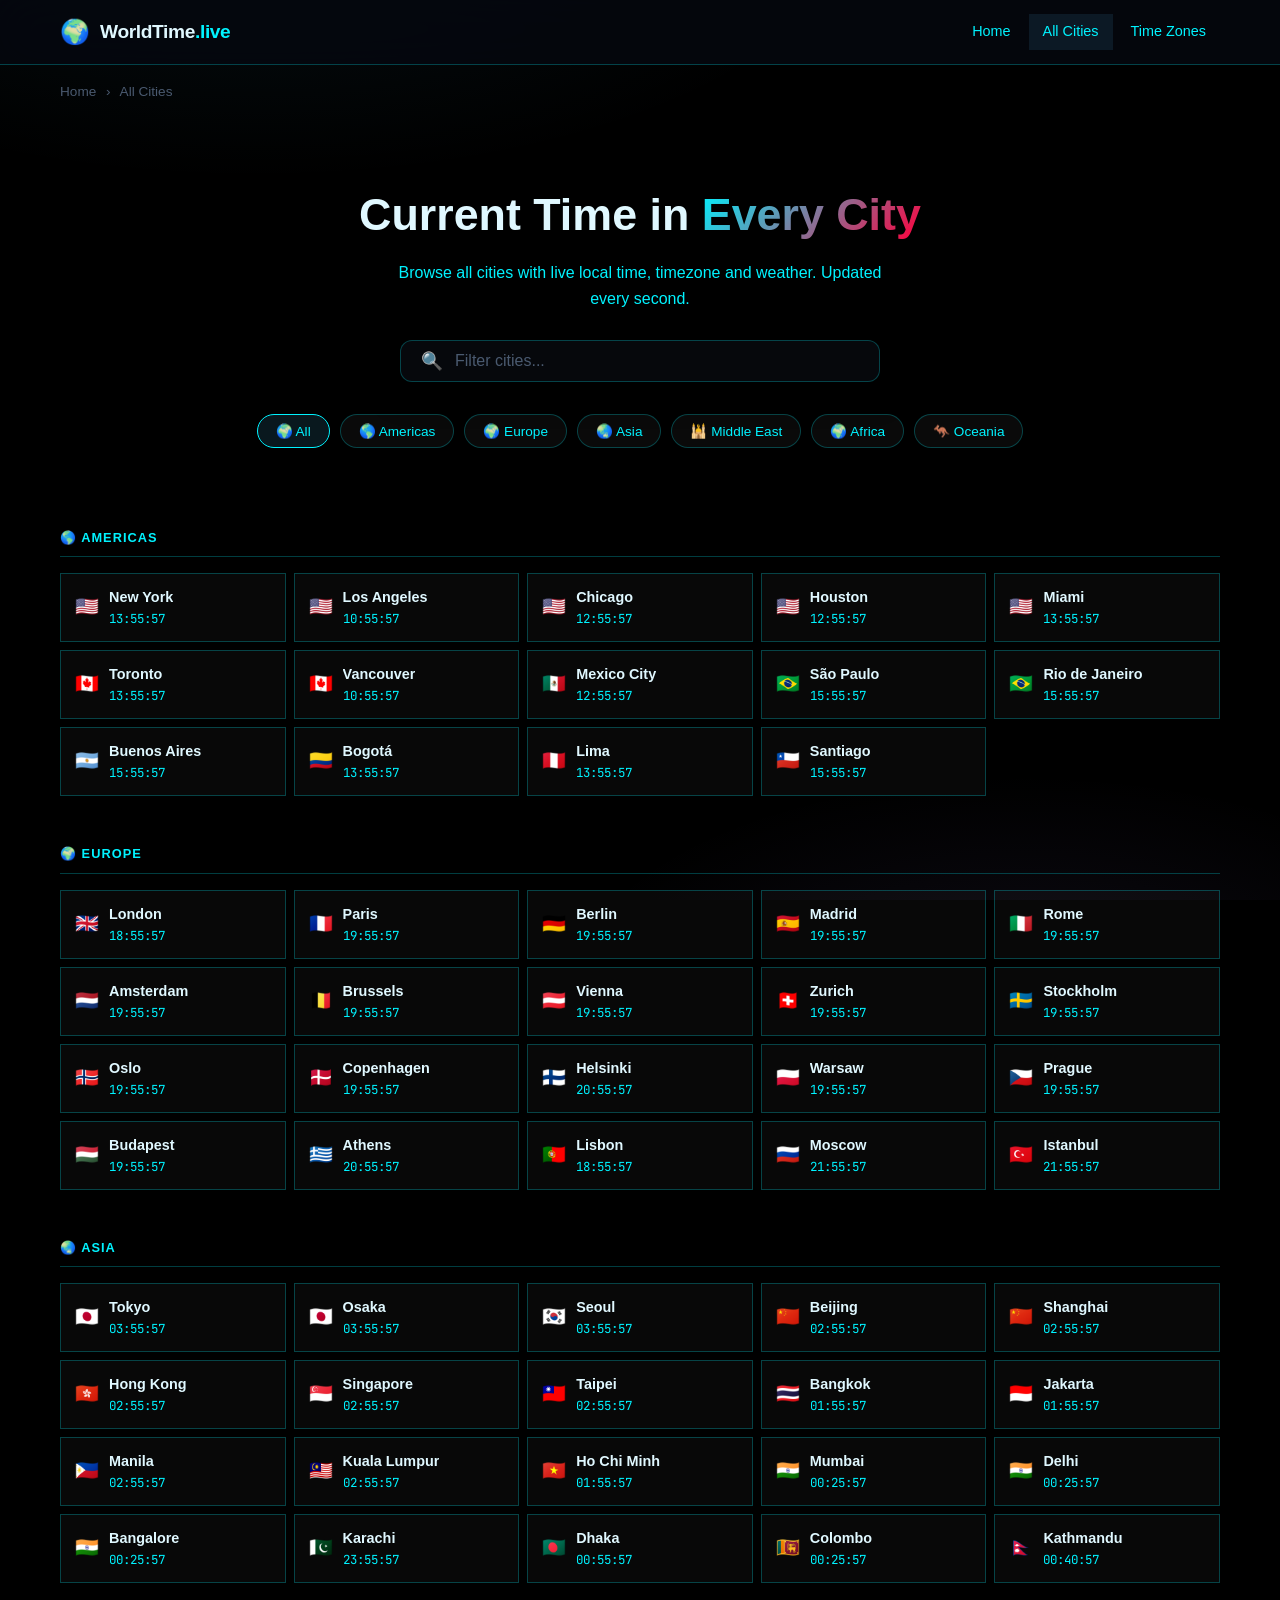
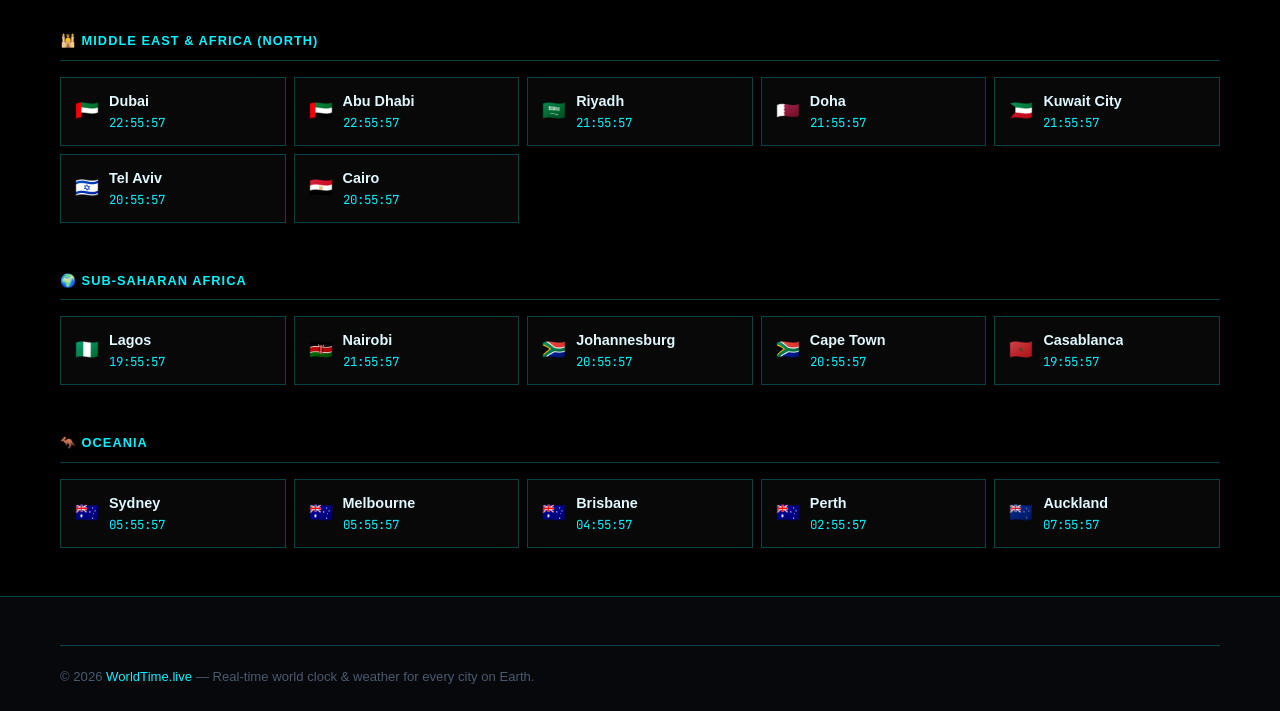
<file: cities.html>
<!DOCTYPE html>
<html lang="en">
<head>
  <meta charset="UTF-8">
  <meta name="viewport" content="width=device-width, initial-scale=1.0">
  <title>World Clock — Current Time in 500+ Cities Worldwide | WorldTime.live</title>
  <meta name="description" content="Browse current local time and live weather for 500+ cities around the world. Find any city's time zone, UTC offset, and weather instantly.">
  <meta name="robots" content="index, follow">
  <link rel="canonical" href="https://worldtimeclock.com/cities.html">
  <meta property="og:type" content="website">
  <meta property="og:title" content="World Clock — 500+ Cities">
  <meta property="og:description" content="Current time and weather for every major city in the world.">
  <meta property="og:url" content="https://worldtimeclock.com/cities.html">

  <link rel="preconnect" href="https://fonts.googleapis.com">
  <link rel="preconnect" href="https://fonts.gstatic.com" crossorigin>
  <link href="https://fonts.googleapis.com/css2?family=Inter:wght@300;400;500;600;700;800&family=JetBrains+Mono:wght@400;700&display=swap" rel="stylesheet">
  <link rel="icon" type="image/svg+xml" href="data:image/svg+xml,<svg xmlns='http://www.w3.org/2000/svg' viewBox='0 0 100 100'><text y='.9em' font-size='90'>🌍</text></svg>">

  <script type="application/ld+json">
  {
    "@context": "https://schema.org",
    "@type": "CollectionPage",
    "name": "World Clock — All Cities",
    "url": "https://worldtimeclock.com/cities.html",
    "description": "Current local time for 500+ cities worldwide"
  }
  </script>

  <link rel="stylesheet" href="css/style.css">
  <style>
    .page-hero { padding: 60px 0 40px; text-align: center; }
    .page-hero h1 { font-size: clamp(1.8rem, 4vw, 2.8rem); font-weight: 800; margin-bottom: 10px; }
    .page-hero p { color: var(--text-secondary); max-width: 520px; margin: 0 auto 28px; }
    .filter-bar {
      display: flex;
      gap: 10px;
      flex-wrap: wrap;
      justify-content: center;
      margin-bottom: 40px;
    }
    .filter-btn {
      padding: 8px 18px;
      background: rgba(255,255,255,0.04);
      border: 1px solid var(--border);
      border-radius: 100px;
      color: var(--text-secondary);
      font-size: 0.85rem;
      font-weight: 500;
      transition: var(--transition);
      cursor: pointer;
    }
    .filter-btn:hover, .filter-btn.active {
      background: rgba(79,195,247,0.12);
      border-color: var(--accent-blue);
      color: var(--accent-blue);
    }
    .cities-by-region { margin-bottom: 48px; }
    .region-title {
      font-size: 1.1rem;
      font-weight: 700;
      color: var(--text-secondary);
      text-transform: uppercase;
      letter-spacing: 0.08em;
      font-size: 0.8rem;
      margin-bottom: 16px;
      padding-bottom: 8px;
      border-bottom: 1px solid var(--border);
    }
    .cities-list-grid {
      display: grid;
      grid-template-columns: repeat(auto-fill, minmax(200px, 1fr));
      gap: 8px;
    }
    .city-list-item {
      display: flex;
      align-items: center;
      gap: 10px;
      padding: 12px 14px;
      background: rgba(255,255,255,0.03);
      border: 1px solid var(--border);
      border-radius: var(--radius-sm);
      text-decoration: none;
      transition: var(--transition);
      color: var(--text-secondary);
    }
    .city-list-item:hover {
      background: rgba(79,195,247,0.08);
      border-color: rgba(79,195,247,0.25);
      color: var(--accent-blue);
      transform: translateX(2px);
    }
    .city-list-flag { font-size: 1.2rem; flex-shrink: 0; }
    .city-list-info { min-width: 0; }
    .city-list-name { font-weight: 600; color: var(--text-primary); font-size: 0.9rem; white-space: nowrap; overflow: hidden; text-overflow: ellipsis; }
    .city-list-time { font-family: var(--font-mono); font-size: 0.78rem; color: var(--accent-blue); }
    .breadcrumb { padding: 16px 0; font-size: 0.85rem; color: var(--text-muted); }
    .breadcrumb a { color: var(--text-muted); }
    .breadcrumb a:hover { color: var(--accent-blue); }
    .breadcrumb span { margin: 0 6px; }
    .search-wrapper { max-width: 480px; margin: 0 auto 32px; }
  </style>
</head>
<body>
  <header class="header">
    <div class="container">
      <a href="/" class="logo">
        <span class="logo-icon">🌍</span>
        <span class="logo-text">WorldTime<span class="logo-accent">.live</span></span>
      </a>
      <nav class="nav">
        <a href="/" class="nav-link">Home</a>
        <a href="/cities.html" class="nav-link active">All Cities</a>
        <a href="/timezones.html" class="nav-link">Time Zones</a>
      </nav>
    </div>
  </header>

  <div class="container">
    <nav class="breadcrumb">
      <a href="/">Home</a> <span>›</span> All Cities
    </nav>
  </div>

  <section class="page-hero">
    <div class="container">
      <h1>Current Time in <span class="gradient-text">Every City</span></h1>
      <p>Browse all cities with live local time, timezone and weather. Updated every second.</p>
      <div class="search-wrapper" role="search">
        <div class="search-box">
          <span class="search-icon">🔍</span>
          <input type="text" id="cities-filter" class="search-input" placeholder="Filter cities..." autocomplete="off">
        </div>
      </div>
      <div class="filter-bar" id="filter-bar">
        <button class="filter-btn active" data-region="all">🌍 All</button>
        <button class="filter-btn" data-region="americas">🌎 Americas</button>
        <button class="filter-btn" data-region="europe">🌍 Europe</button>
        <button class="filter-btn" data-region="asia">🌏 Asia</button>
        <button class="filter-btn" data-region="middle-east">🕌 Middle East</button>
        <button class="filter-btn" data-region="africa">🌍 Africa</button>
        <button class="filter-btn" data-region="oceania">🦘 Oceania</button>
      </div>
    </div>
  </section>

  <div class="container" id="cities-container">
    <!-- Populated by JS -->
  </div>

  <footer class="footer" style="margin-top:40px">
    <div class="container">
      <div class="footer-bottom">
        <p>© 2026 <a href="/">WorldTime.live</a> — Real-time world clock & weather for every city on Earth.</p>
      </div>
    </div>
  </footer>

  <script defer src="js/cities-data.js"></script>
  <script defer>
    const REGIONS = {
      americas:    ["US","CA","MX","BR","AR","CO","PE","CL"],
      europe:      ["GB","FR","DE","ES","IT","NL","BE","AT","CH","SE","NO","DK","FI","PL","CZ","HU","GR","PT","RU","TR"],
      asia:        ["JP","KR","CN","HK","SG","TW","TH","ID","PH","MY","VN","IN","PK","BD","LK","NP"],
      "middle-east":["AE","SA","QA","KW","IL","EG"],
      africa:      ["NG","KE","ZA","MA"],
      oceania:     ["AU","NZ"],
    };

    const REGION_NAMES = {
      americas:"🌎 Americas", europe:"🌍 Europe", asia:"🌏 Asia",
      "middle-east":"🕌 Middle East & Africa (North)", africa:"🌍 Sub-Saharan Africa", oceania:"🦘 Oceania"
    };

    let activeRegion = "all";
    let filterText = "";

    function getFilteredCities() {
      return CITIES_DB.filter(c => {
        const matchRegion = activeRegion === "all" || (REGIONS[activeRegion] || []).includes(c.cc);
        const matchText   = !filterText || c.city.toLowerCase().includes(filterText) || c.country.toLowerCase().includes(filterText);
        return matchRegion && matchText;
      });
    }

    function buildCitiesByRegion(cities) {
      if (activeRegion !== "all") {
        return { [activeRegion]: cities };
      }
      const groups = {};
      Object.keys(REGIONS).forEach(r => {
        groups[r] = cities.filter(c => REGIONS[r].includes(c.cc));
      });
      return groups;
    }

    function render() {
      const container = document.getElementById("cities-container");
      const cities = getFilteredCities();
      const groups = buildCitiesByRegion(cities);

      container.innerHTML = "";

      if (cities.length === 0) {
        container.innerHTML = '<p style="text-align:center;color:var(--text-muted);padding:40px 0">No cities found.</p>';
        return;
      }

      const now = new Date();

      Object.entries(groups).forEach(([region, list]) => {
        if (!list.length) return;

        const section = document.createElement("div");
        section.className = "cities-by-region";

        const title = document.createElement("div");
        title.className = "region-title";
        title.textContent = REGION_NAMES[region] || region;
        section.appendChild(title);

        const grid = document.createElement("div");
        grid.className = "cities-list-grid";

        list.forEach(c => {
          const timeStr = new Intl.DateTimeFormat("en-US", {
            timeZone: c.tz, hour: "2-digit", minute: "2-digit", second: "2-digit", hour12: false
          }).format(now);

          const a = document.createElement("a");
          a.className = "city-list-item";
          a.href = `/city/${c.slug}.html`;
          a.setAttribute("data-tz", c.tz);
          a.innerHTML = `
            <span class="city-list-flag">${c.flag}</span>
            <div class="city-list-info">
              <div class="city-list-name">${c.city}</div>
              <div class="city-list-time" data-tz="${c.tz}">${timeStr}</div>
            </div>
          `;
          grid.appendChild(a);
        });

        section.appendChild(grid);
        container.appendChild(section);
      });

      // Atualiza relógios
      setInterval(() => {
        const n = new Date();
        document.querySelectorAll("[data-tz]").forEach(el => {
          if (!el.classList.contains("city-list-time")) return;
          try {
            el.textContent = new Intl.DateTimeFormat("en-US", {
              timeZone: el.dataset.tz, hour: "2-digit", minute: "2-digit", second: "2-digit", hour12: false
            }).format(n);
          } catch(_) {}
        });
      }, 1000);
    }

    document.addEventListener("DOMContentLoaded", () => {
      render();

      document.getElementById("filter-bar").addEventListener("click", e => {
        const btn = e.target.closest(".filter-btn");
        if (!btn) return;
        document.querySelectorAll(".filter-btn").forEach(b => b.classList.remove("active"));
        btn.classList.add("active");
        activeRegion = btn.dataset.region;
        render();
      });

      document.getElementById("cities-filter").addEventListener("input", e => {
        filterText = e.target.value.toLowerCase().trim();
        render();
      });
    });
  </script>
</body>
</html>
</file>
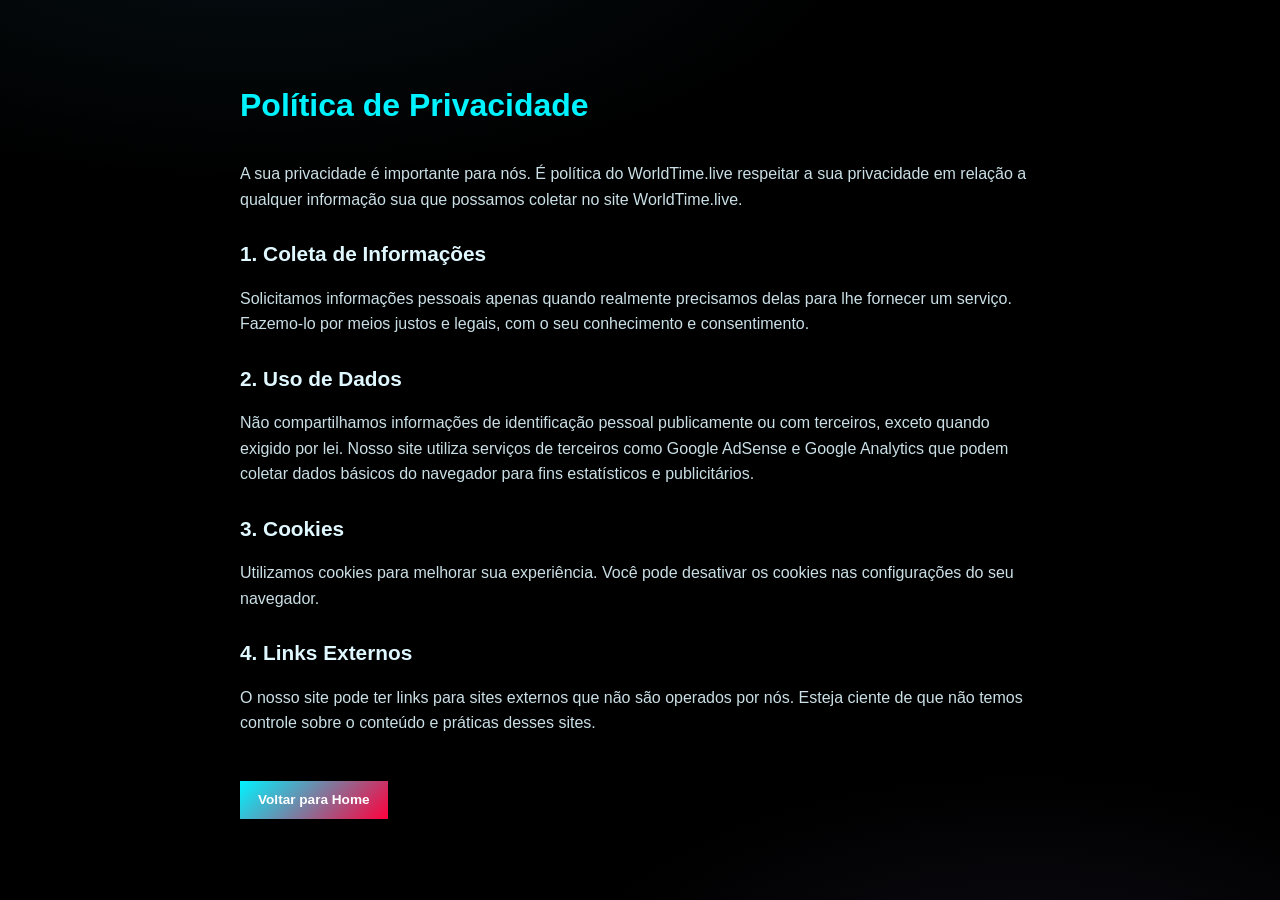
<file: privacidade.html>
<!DOCTYPE html>
<html lang="pt-BR">
<head>
    <meta charset="UTF-8">
    <meta name="viewport" content="width=device-width, initial-scale=1.0">
    <title>Política de Privacidade — WorldTime.live</title>
    <link rel="stylesheet" href="css/style.css">
    <style>
        .legal-content { padding: 80px 0; max-width: 800px; margin: 0 auto; color: var(--text-primary); }
        .legal-content h1 { margin-bottom: 30px; font-weight: 800; color: var(--accent-blue); }
        .legal-content h2 { margin: 25px 0 15px; font-size: 1.3rem; }
        .legal-content p { margin-bottom: 15px; opacity: 0.9; }
    </style>
</head>
<body>
    <div class="container legal-content">
        <h1>Política de Privacidade</h1>
        <p>A sua privacidade é importante para nós. É política do WorldTime.live respeitar a sua privacidade em relação a qualquer informação sua que possamos coletar no site WorldTime.live.</p>
        
        <h2>1. Coleta de Informações</h2>
        <p>Solicitamos informações pessoais apenas quando realmente precisamos delas para lhe fornecer um serviço. Fazemo-lo por meios justos e legais, com o seu conhecimento e consentimento.</p>

        <h2>2. Uso de Dados</h2>
        <p>Não compartilhamos informações de identificação pessoal publicamente ou com terceiros, exceto quando exigido por lei. Nosso site utiliza serviços de terceiros como Google AdSense e Google Analytics que podem coletar dados básicos do navegador para fins estatísticos e publicitários.</p>

        <h2>3. Cookies</h2>
        <p>Utilizamos cookies para melhorar sua experiência. Você pode desativar os cookies nas configurações do seu navegador.</p>

        <h2>4. Links Externos</h2>
        <p>O nosso site pode ter links para sites externos que não são operados por nós. Esteja ciente de que não temos controle sobre o conteúdo e práticas desses sites.</p>

        <a href="/" class="btn-page" style="display:inline-block; margin-top:30px">Voltar para Home</a>
    </div>
</body>
</html>
</file>
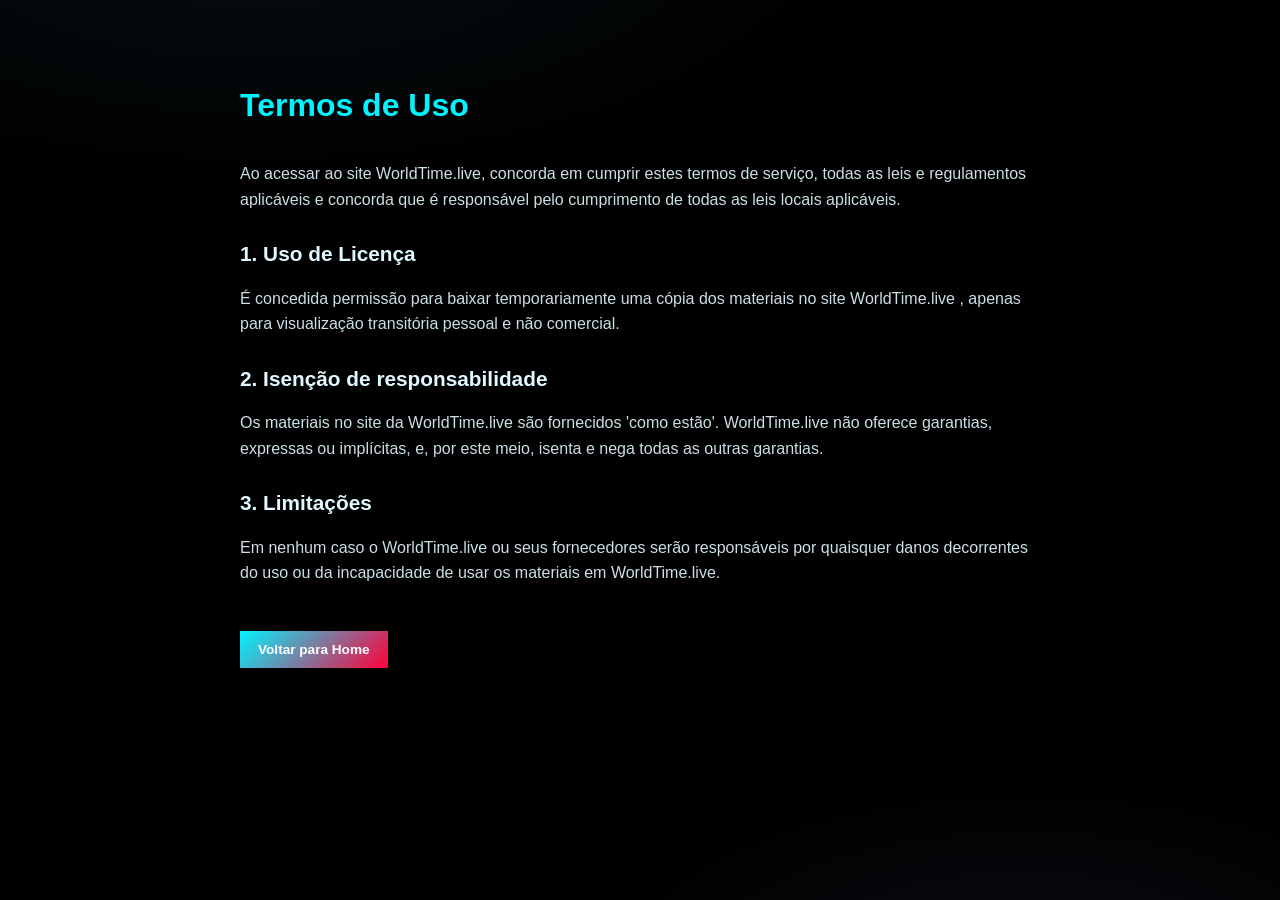
<file: termos.html>
<!DOCTYPE html>
<html lang="pt-BR">
<head>
    <meta charset="UTF-8">
    <meta name="viewport" content="width=device-width, initial-scale=1.0">
    <title>Termos de Uso — WorldTime.live</title>
    <link rel="stylesheet" href="css/style.css">
    <style>
        .legal-content { padding: 80px 0; max-width: 800px; margin: 0 auto; color: var(--text-primary); }
        .legal-content h1 { margin-bottom: 30px; font-weight: 800; color: var(--accent-blue); }
        .legal-content h2 { margin: 25px 0 15px; font-size: 1.3rem; }
        .legal-content p { margin-bottom: 15px; opacity: 0.9; }
    </style>
</head>
<body>
    <div class="container legal-content">
        <h1>Termos de Uso</h1>
        <p>Ao acessar ao site WorldTime.live, concorda em cumprir estes termos de serviço, todas as leis e regulamentos aplicáveis e concorda que é responsável pelo cumprimento de todas as leis locais aplicáveis.</p>
        
        <h2>1. Uso de Licença</h2>
        <p>É concedida permissão para baixar temporariamente uma cópia dos materiais no site WorldTime.live , apenas para visualização transitória pessoal e não comercial.</p>

        <h2>2. Isenção de responsabilidade</h2>
        <p>Os materiais no site da WorldTime.live são fornecidos 'como estão'. WorldTime.live não oferece garantias, expressas ou implícitas, e, por este meio, isenta e nega todas as outras garantias.</p>

        <h2>3. Limitações</h2>
        <p>Em nenhum caso o WorldTime.live ou seus fornecedores serão responsáveis por quaisquer danos decorrentes do uso ou da incapacidade de usar os materiais em WorldTime.live.</p>

        <a href="/" class="btn-page" style="display:inline-block; margin-top:30px">Voltar para Home</a>
    </div>
</body>
</html>
</file>
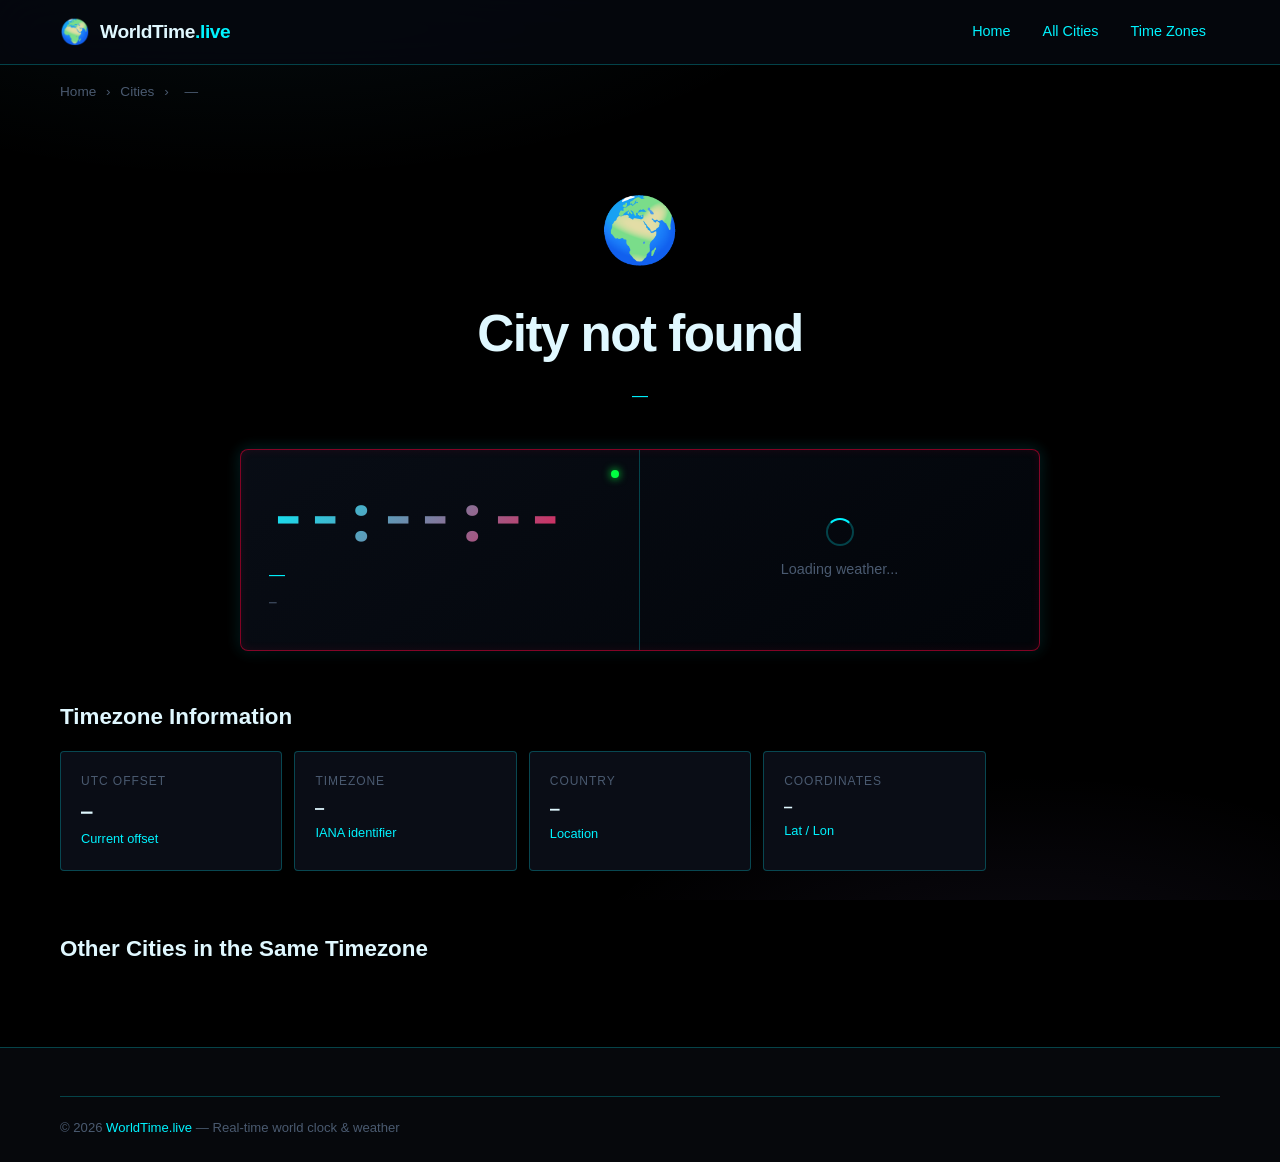
<file: city/_template.html>
<!DOCTYPE html>
<html lang="en">
<head>
  <meta charset="UTF-8">
  <meta name="viewport" content="width=device-width, initial-scale=1.0">
  <title id="page-title">Current Time in City — WorldTime.live</title>
  <meta name="description" id="page-desc" content="What time is it in City right now? Current local time, date, timezone and live weather conditions.">
  <meta name="robots" content="index, follow">
  <link rel="canonical" id="page-canonical" href="https://worldtimeclock.com/">

  <!-- Open Graph -->
  <meta property="og:type" content="website">
  <meta property="og:title" id="og-title" content="Current Time in City">
  <meta property="og:description" id="og-desc" content="Real-time local time and weather in City.">
  <meta property="og:url" id="og-url" content="https://worldtimeclock.com/">

  <!-- Preconnects -->
  <link rel="preconnect" href="https://fonts.googleapis.com">
  <link rel="preconnect" href="https://fonts.gstatic.com" crossorigin>
  <link rel="preconnect" href="https://api.open-meteo.com">
  <link href="https://fonts.googleapis.com/css2?family=Inter:wght@300;400;500;600;700;800&family=JetBrains+Mono:wght@400;700&display=swap" rel="stylesheet">

  <!-- Favicon -->
  <link rel="icon" type="image/svg+xml" href="data:image/svg+xml,<svg xmlns='http://www.w3.org/2000/svg' viewBox='0 0 100 100'><text y='.9em' font-size='90'>🌍</text></svg>">

  <!-- Schema (populated by JS) -->
  <script type="application/ld+json" id="schema-ld"></script>

  <link rel="stylesheet" href="../css/style.css">
  <style>
    .city-hero {
      padding: 60px 0 40px;
      text-align: center;
    }
    .city-hero-flag { font-size: 4rem; margin-bottom: 12px; }
    .city-hero h1 {
      font-size: clamp(2rem, 4.5vw, 3.2rem);
      font-weight: 800;
      letter-spacing: -0.03em;
      margin-bottom: 8px;
    }
    .city-hero .subtitle {
      color: var(--text-secondary);
      font-size: 1rem;
    }
    .city-main-card {
      max-width: 800px;
      margin: 0 auto 48px;
      background: var(--grad-card);
      border: 1px solid var(--border-glow);
      border-radius: var(--radius-lg);
      overflow: hidden;
      box-shadow: var(--shadow-card), var(--shadow-glow);
    }
    .city-main-card .city-card-body {
      display: grid;
      grid-template-columns: 1fr 1fr;
    }
    @media (max-width: 600px) {
      .city-main-card .city-card-body { grid-template-columns: 1fr; }
    }
    .nearby-section { padding: 0 0 60px; }
    .nearby-section h2 { font-size: 1.4rem; font-weight: 700; margin-bottom: 20px; }
    .info-section { padding: 0 0 60px; }
    .info-section h2 { font-size: 1.4rem; font-weight: 700; margin-bottom: 16px; }
    .info-grid {
      display: grid;
      grid-template-columns: repeat(auto-fill, minmax(200px, 1fr));
      gap: 12px;
    }
    .info-card {
      background: var(--bg-card2);
      border: 1px solid var(--border);
      border-radius: var(--radius-md);
      padding: 20px;
    }
    .info-card .ic-label { font-size: 0.75rem; text-transform: uppercase; letter-spacing: 0.08em; color: var(--text-muted); margin-bottom: 6px; }
    .info-card .ic-value { font-size: 1.2rem; font-weight: 700; font-family: var(--font-mono); }
    .info-card .ic-sub { font-size: 0.8rem; color: var(--text-secondary); margin-top: 2px; }
    .breadcrumb {
      padding: 16px 0;
      font-size: 0.85rem;
      color: var(--text-muted);
    }
    .breadcrumb a { color: var(--text-muted); }
    .breadcrumb a:hover { color: var(--accent-blue); }
    .breadcrumb span { margin: 0 6px; }
  </style>
</head>
<body>

  <!-- HEADER -->
  <header class="header">
    <div class="container">
      <a href="/" class="logo" aria-label="WorldTime.live Home">
        <span class="logo-icon">🌍</span>
        <span class="logo-text">WorldTime<span class="logo-accent">.live</span></span>
      </a>
      <nav class="nav" aria-label="Main navigation">
        <a href="/" class="nav-link">Home</a>
        <a href="/cities.html" class="nav-link">All Cities</a>
        <a href="/timezones.html" class="nav-link">Time Zones</a>
      </nav>
    </div>
  </header>

  <!-- BREADCRUMB -->
  <div class="container">
    <nav class="breadcrumb" aria-label="Breadcrumb">
      <a href="/">Home</a>
      <span>›</span>
      <a href="/cities.html">Cities</a>
      <span>›</span>
      <span id="breadcrumb-city">—</span>
    </nav>
  </div>

  <!-- CITY HERO -->
  <section class="city-hero" aria-labelledby="city-h1">
    <div class="container">
      <div class="city-hero-flag" id="city-flag" aria-hidden="true">🌍</div>
      <h1 id="city-h1">Current Time in <span id="city-h1-name">—</span></h1>
      <p class="subtitle" id="city-subtitle">—</p>
    </div>
  </section>

  <!-- MAIN CLOCK + WEATHER CARD -->
  <div class="container">
    <div class="city-main-card">
      <div class="city-card-body">
        <!-- Time -->
        <div class="time-block">
          <div class="live-dot" aria-hidden="true"></div>
          <div class="time-display" id="time-display">--:--:--</div>
          <div class="date-display" id="date-display">—</div>
          <div class="timezone-display" id="tz-display">—</div>
        </div>
        <!-- Weather -->
        <div class="weather-block" id="weather-block">
          <div class="weather-loading" id="weather-loading">
            <div class="spinner"></div>
            <span>Loading weather...</span>
          </div>
          <div class="weather-data" id="weather-data" hidden>
            <div class="weather-main">
              <span class="weather-icon" id="weather-icon">—</span>
              <div class="weather-temp-group">
                <span class="weather-temp" id="weather-temp">—</span>
                <button class="temp-toggle" id="temp-toggle">°C / °F</button>
              </div>
              <span class="weather-desc" id="weather-desc">—</span>
            </div>
            <div class="weather-details">
              <div class="weather-detail">
                <span class="wd-icon">💧</span>
                <span class="wd-label">Humidity</span>
                <span class="wd-value" id="weather-humidity">—</span>
              </div>
              <div class="weather-detail">
                <span class="wd-icon">💨</span>
                <span class="wd-label">Wind</span>
                <span class="wd-value" id="weather-wind">—</span>
              </div>
              <div class="weather-detail">
                <span class="wd-icon">🌡️</span>
                <span class="wd-label">Feels like</span>
                <span class="wd-value" id="weather-feels">—</span>
              </div>
            </div>
          </div>
          <div class="weather-error" id="weather-error" hidden>⚠️ Weather unavailable</div>
        </div>
      </div>
    </div>

    <!-- INFO GRID -->
    <div class="info-section" aria-labelledby="info-title">
      <h2 id="info-title">Timezone Information</h2>
      <div class="info-grid">
        <div class="info-card">
          <div class="ic-label">UTC Offset</div>
          <div class="ic-value" id="info-utc">—</div>
          <div class="ic-sub">Current offset</div>
        </div>
        <div class="info-card">
          <div class="ic-label">Timezone</div>
          <div class="ic-value" id="info-tz" style="font-size:0.95rem">—</div>
          <div class="ic-sub">IANA identifier</div>
        </div>
        <div class="info-card">
          <div class="ic-label">Country</div>
          <div class="ic-value" id="info-country" style="font-size:1rem">—</div>
          <div class="ic-sub">Location</div>
        </div>
        <div class="info-card">
          <div class="ic-label">Coordinates</div>
          <div class="ic-value" id="info-coords" style="font-size:0.85rem">—</div>
          <div class="ic-sub">Lat / Lon</div>
        </div>
      </div>
    </div>

    <!-- NEARBY CITIES -->
    <div class="nearby-section" aria-labelledby="nearby-title">
      <h2 id="nearby-title">Other Cities in the Same Timezone</h2>
      <div class="clocks-grid" id="nearby-grid"></div>
    </div>
  </div>

  <!-- FOOTER -->
  <footer class="footer">
    <div class="container">
      <div class="footer-bottom">
        <p>© 2026 <a href="/">WorldTime.live</a> — Real-time world clock & weather</p>
      </div>
    </div>
  </footer>

  <script defer src="../js/cities-data.js"></script>
  <script defer src="../js/weather.js"></script>
  <script defer>
    // =========================================
    // CITY PAGE — Dynamic loader via URL slug
    // =========================================
    document.addEventListener('DOMContentLoaded', () => {
      // Extrai slug da URL: /city/new-york.html → new-york
      const slug = location.pathname.split('/').pop().replace('.html', '');
      const city = getCityBySlug(slug);

      if (!city) {
        document.title = 'City Not Found — WorldTime.live';
        document.getElementById('city-h1').textContent = 'City not found';
        return;
      }

      // Metadados SEO
      const seoTitle = `Current Time in ${city.city}, ${city.country} — WorldTime.live`;
      document.title = seoTitle;
      document.getElementById('page-title').textContent = seoTitle;
      document.getElementById('page-desc').content = 
        `What time is it in ${city.city}, ${city.country} right now? Live local time, date, UTC offset and current weather conditions.`;
      document.getElementById('page-canonical').href = `https://worldtimeclock.com/city/${city.slug}.html`;
      document.getElementById('og-title').content  = `Current Time in ${city.city}`;
      document.getElementById('og-desc').content   = `Real-time local time and weather in ${city.city}, ${city.country}.`;
      document.getElementById('og-url').content    = `https://worldtimeclock.com/city/${city.slug}.html`;

      // Schema.org
      const utcOff = getUTCOffset(city.tz);
      document.getElementById('schema-ld').textContent = JSON.stringify({
        "@context": "https://schema.org",
        "@type": "WebPage",
        "name": seoTitle,
        "description": `Current local time and weather in ${city.city}.`,
        "url": `https://worldtimeclock.com/city/${city.slug}.html`,
        "about": {
          "@type": "City",
          "name": city.city,
          "containedInPlace": { "@type": "Country", "name": city.country }
        }
      });

      // UI
      document.getElementById('breadcrumb-city').textContent = city.city;
      document.getElementById('city-flag').textContent       = city.flag;
      document.getElementById('city-h1-name').textContent    = `${city.city}, ${city.country}`;
      document.getElementById('city-subtitle').textContent   = `${city.tz} · ${utcOff} · Live clock updated every second`;

      // Info grid
      document.getElementById('info-utc').textContent     = utcOff;
      document.getElementById('info-tz').textContent      = city.tz;
      document.getElementById('info-country').textContent = `${city.flag} ${city.country}`;
      document.getElementById('info-coords').textContent  = `${city.lat.toFixed(4)}, ${city.lon.toFixed(4)}`;

      // Relógio em tempo real
      function tick() {
        const now = new Date();
        document.getElementById('time-display').textContent = new Intl.DateTimeFormat('en-US', {
          timeZone: city.tz, hour: '2-digit', minute: '2-digit', second: '2-digit', hour12: false
        }).format(now);
        document.getElementById('date-display').textContent = new Intl.DateTimeFormat('en-US', {
          timeZone: city.tz, weekday: 'long', month: 'long', day: 'numeric', year: 'numeric'
        }).format(now);
        document.getElementById('tz-display').textContent = `${city.tz} · ${utcOff}`;
      }
      tick();
      setInterval(tick, 1000);

      // Clima
      displayWeather(city.lat, city.lon);

      // Cidades próximas (mesmo timezone)
      const nearby = CITIES_DB
        .filter(c => c.tz === city.tz && c.slug !== city.slug)
        .slice(0, 8);

      const grid = document.getElementById('nearby-grid');
      nearby.forEach(c => {
        const card = document.createElement('a');
        card.className = 'clock-card';
        card.href = `/city/${c.slug}.html`;
        card.style.textDecoration = 'none';
        card.innerHTML = `
          <div class="clock-flag">${c.flag}</div>
          <div class="clock-city">${c.city}</div>
          <div class="clock-country">${c.country}</div>
          <div class="clock-time" data-clock-time="${c.tz}">--:--:--</div>
          <div class="clock-date" data-clock-date="${c.tz}"></div>
        `;
        grid.appendChild(card);
      });

      // Atualiza relógios nearby
      function updateNearby() {
        const now = new Date();
        grid.querySelectorAll('[data-clock-time]').forEach(el => {
          el.textContent = new Intl.DateTimeFormat('en-US', {
            timeZone: el.dataset.clockTime, hour: '2-digit', minute: '2-digit', second: '2-digit', hour12: false
          }).format(now);
        });
        grid.querySelectorAll('[data-clock-date]').forEach(el => {
          el.textContent = new Intl.DateTimeFormat('en-US', {
            timeZone: el.dataset.clockDate, weekday: 'short', month: 'short', day: 'numeric'
          }).format(now);
        });
      }
      updateNearby();
      setInterval(updateNearby, 1000);
    });

    // Utility necessária nesta página
    function getUTCOffset(tz) {
      const now = new Date();
      const utcDate = new Date(now.toLocaleString('en-US', { timeZone: 'UTC' }));
      const tzDate  = new Date(now.toLocaleString('en-US', { timeZone: tz }));
      const diff    = (tzDate - utcDate) / 3600000;
      const sign    = diff >= 0 ? '+' : '-';
      const abs     = Math.abs(diff);
      const h       = Math.floor(abs);
      const m       = Math.round((abs - h) * 60);
      return `UTC${sign}${String(h).padStart(2, '0')}:${String(m).padStart(2, '0')}`;
    }
  </script>
</body>
</html>
</file>
<file: css/style.css>
/* ===========================
   WORLDTIME.LIVE — STYLE.CSS
   =========================== */

/* ---------- Design Tokens (CYBERPUNK / HIGH-TECH) ---------- */
:root {
  --bg-base:      #020205;
  --bg-card:      rgba(8, 10, 15, 0.85);
  --bg-card2:     rgba(12, 15, 25, 0.9);
  --bg-glass:     rgba(5, 8, 15, 0.6);
  
  /* Bordas Neon Tech */
  --border:       rgba(0, 243, 255, 0.25);
  --border-glow:  rgba(255, 0, 60, 0.5);

  /* Cores de Texto */
  --text-primary: #e0f8ff;
  --text-secondary:#00f3ff;
  --text-muted:   #4a5a70;

  /* Acentos Cyberpunk (Cyan, Rosa Neon, Verde Matrix, Amarelo) */
  --accent-blue:  #00f3ff;
  --accent-cyan:  #00f3ff;
  --accent-purple:#ff003c; 
  --accent-green: #00ff41; 
  --accent-orange:#fcee0a; 

  /* Gradientes Tecnológicos */
  --grad-primary: linear-gradient(135deg, #00f3ff 0%, #ff003c 100%);
  --grad-card:    linear-gradient(145deg, rgba(10, 15, 25, 0.85) 0%, rgba(2, 5, 10, 0.95) 100%);

  /* Bordas mais afiadas (Sharp Edges) */
  --radius-sm:    0px;
  --radius-md:    4px;
  --radius-lg:    8px;
  --radius-xl:    12px;

  /* Sombras Glowing */
  --shadow-card:  0 8px 32px rgba(0, 0, 0, 0.8);
  --shadow-glow:  0 0 15px rgba(0, 243, 255, 0.2), inset 0 0 10px rgba(255, 0, 60, 0.1);

  --font-main:    'Montserrat', -apple-system, sans-serif;
  --font-mono:    'JetBrains Mono', monospace;

  --transition:   all 0.25s cubic-bezier(0.4,0,0.2,1);
}

/* ---------- Reset ---------- */
*, *::before, *::after { box-sizing: border-box; margin: 0; padding: 0; }
html { scroll-behavior: smooth; background: #000; }
body {
  font-family: var(--font-main);
  background: transparent;
  color: var(--text-primary);
  min-height: 100vh;
  line-height: 1.6;
  overflow-x: hidden;
}
a { color: var(--accent-blue); text-decoration: none; transition: var(--transition); }
a:hover { color: var(--accent-cyan); }
ul { list-style: none; }
button { cursor: pointer; font-family: var(--font-main); }

/* ---------- Background Animation ---------- */
body::before {
  content: '';
  position: fixed;
  inset: 0;
  background:
    radial-gradient(ellipse 80% 50% at 20% -10%, rgba(79,195,247,0.08) 0%, transparent 60%),
    radial-gradient(ellipse 60% 40% at 80% 110%, rgba(167,139,250,0.08) 0%, transparent 60%);
  pointer-events: none;
  z-index: 0;
}

/* ===== BACKGROUND VIDEO & OVERLAY ===== */
.bg-video {
  position: fixed;
  top: 50%;
  left: 50%;
  width: 100vw;
  height: 100vh;
  transform: translate(-50%, -50%);
  object-fit: cover;
  z-index: 0;
  opacity: 0.65;
  pointer-events: none;
}

.bg-overlay {
  position: fixed;
  inset: 0;
  background: radial-gradient(circle at center, rgba(2,2,5,0.2) 0%, rgba(2,2,5,0.95) 100%);
  z-index: 1;
  pointer-events: none;
}

.container {
  max-width: 1200px;
  margin: 0 auto;
  padding: 0 20px;
  position: relative;
  z-index: 5;
}

/* ===== HEADER ===== */
.header {
  position: sticky;
  top: 0;
  z-index: 100;
  background: rgba(5,8,15,0.85);
  backdrop-filter: blur(20px);
  -webkit-backdrop-filter: blur(20px);
  border-bottom: 1px solid var(--border);
}
.header .container {
  display: flex;
  align-items: center;
  justify-content: space-between;
  height: 64px;
}
.logo {
  display: flex;
  align-items: center;
  gap: 10px;
  color: var(--text-primary);
  font-weight: 700;
  font-size: 1.2rem;
  text-decoration: none;
}
.logo:hover { color: var(--text-primary); }
.logo-icon { font-size: 1.5rem; animation: spin-slow 20s linear infinite; }
@keyframes spin-slow { from { transform: rotate(0deg); } to { transform: rotate(360deg); } }
.logo-text { letter-spacing: -0.02em; }
.logo-accent { color: var(--accent-blue); }

.nav { display: flex; gap: 4px; }
.nav-link {
  padding: 6px 14px;
  border-radius: var(--radius-sm);
  color: var(--text-secondary);
  font-size: 0.9rem;
  font-weight: 500;
  transition: var(--transition);
}
.nav-link:hover, .nav-link.active {
  background: rgba(79,195,247,0.1);
  color: var(--accent-blue);
}

/* ===== HERO ===== */
.hero {
  padding: 80px 0 60px;
  text-align: center;
}
.hero-badge {
  display: inline-flex;
  align-items: center;
  gap: 6px;
  background: rgba(52,211,153,0.12);
  border: 1px solid rgba(52,211,153,0.25);
  color: var(--accent-green);
  border-radius: 100px;
  padding: 6px 16px;
  font-size: 0.8rem;
  font-weight: 600;
  letter-spacing: 0.05em;
  text-transform: uppercase;
  margin-bottom: 24px;
  animation: pulse-badge 2s ease-in-out infinite;
}
@keyframes pulse-badge {
  0%, 100% { opacity: 1; }
  50% { opacity: 0.7; }
}
.hero-title {
  font-size: clamp(2.2rem, 5vw, 3.8rem);
  font-weight: 200; /* Bem fina */
  line-height: 1.15;
  letter-spacing: 2px;
  text-transform: uppercase;
  margin-bottom: 20px;
}
.gradient-text {
  background: var(--grad-primary);
  -webkit-background-clip: text;
  background-clip: text;
  -webkit-text-fill-color: transparent;
}
.hero-subtitle {
  font-size: 1.1rem;
  color: var(--text-secondary);
  max-width: 500px;
  margin: 0 auto 40px;
}
.hero-subtitle strong { color: var(--text-primary); }

/* ===== SEARCH ===== */
.search-wrapper {
  max-width: 640px;
  margin: 0 auto 28px;
  position: relative;
}
.search-box {
  display: flex;
  align-items: center;
  background: var(--bg-card);
  border: 1.5px solid var(--border);
  border-radius: var(--radius-xl);
  padding: 6px 6px 6px 20px;
  gap: 12px;
  transition: var(--transition);
  box-shadow: var(--shadow-card);
}
.search-box:focus-within {
  border-color: var(--accent-blue);
  box-shadow: 0 0 0 4px rgba(79,195,247,0.12), var(--shadow-card);
}
.search-icon { font-size: 1.1rem; color: var(--text-muted); }
.search-input {
  flex: 1;
  background: none;
  border: none;
  outline: none;
  color: var(--text-primary);
  font-size: 1rem;
  font-family: var(--font-main);
}
.search-input::placeholder { color: var(--text-muted); }
.search-btn {
  background: var(--grad-primary);
  border: none;
  border-radius: 100px;
  padding: 10px 24px;
  color: #fff;
  font-weight: 600;
  font-size: 0.9rem;
  transition: var(--transition);
  white-space: nowrap;
}
.search-btn:hover { opacity: 0.85; transform: translateY(-1px); }
.search-btn:active { transform: translateY(0); }

/* Dropdown */
.search-dropdown {
  position: absolute;
  top: calc(100% + 8px);
  left: 0; right: 0;
  background: var(--bg-card);
  border: 1px solid var(--border);
  border-radius: var(--radius-md);
  box-shadow: var(--shadow-card);
  z-index: 50;
  overflow: hidden;
  max-height: 320px;
  overflow-y: auto;
}
.search-dropdown[hidden] { display: none; }
.dropdown-item {
  display: flex;
  align-items: center;
  gap: 12px;
  padding: 12px 20px;
  cursor: pointer;
  transition: var(--transition);
  border-bottom: 1px solid var(--border);
}
.dropdown-item:last-child { border-bottom: none; }
.dropdown-item:hover, .dropdown-item[aria-selected="true"] {
  background: rgba(79,195,247,0.08);
}
.dropdown-city { font-weight: 600; color: var(--text-primary); }
.dropdown-country { font-size: 0.85rem; color: var(--text-secondary); }

/* Quick tags */
.quick-cities {
  display: flex;
  align-items: center;
  justify-content: center;
  gap: 10px;
  flex-wrap: wrap;
}
.quick-label { font-size: 0.85rem; color: var(--text-muted); }
.quick-tags { display: flex; gap: 8px; flex-wrap: wrap; justify-content: center; }
.quick-tag {
  background: rgba(255,255,255,0.04);
  border: 1px solid var(--border);
  border-radius: 100px;
  padding: 6px 16px;
  font-size: 0.85rem;
  color: var(--text-secondary);
  transition: var(--transition);
}
.quick-tag:hover {
  background: rgba(79,195,247,0.1);
  border-color: var(--accent-blue);
  color: var(--accent-blue);
  transform: translateY(-2px);
}

/* ===== RESULT CARD ===== */
.result-section { padding: 20px 0 40px; }
.result-section[hidden] { display: none; }

.city-card {
  background: var(--grad-card);
  border: 1px solid var(--border-glow);
  border-radius: var(--radius-lg);
  overflow: hidden;
  box-shadow: var(--shadow-card), var(--shadow-glow);
  animation: slide-up 0.4s cubic-bezier(0.4,0,0.2,1);
}
@keyframes slide-up {
  from { opacity: 0; transform: translateY(24px); }
  to   { opacity: 1; transform: translateY(0); }
}

.city-card-header {
  display: flex;
  align-items: center;
  justify-content: space-between;
  padding: 24px 28px;
  border-bottom: 1px solid var(--border);
  background: rgba(255,255,255,0.02);
  flex-wrap: wrap;
  gap: 16px;
}
.city-name {
  font-size: 2.2rem;
  font-weight: 300;
  letter-spacing: 1px;
  margin-bottom: 4px;
  display: flex;
  align-items: center;
  gap: 12px;
}
.country-code {
  font-size: 1rem;
  font-weight: 800;
  color: var(--text-primary);
  background: rgba(255, 255, 255, 0.08);
  padding: 2px 8px;
  border-radius: var(--radius-md);
  letter-spacing: 0;
}
.city-meta { color: var(--accent-blue); font-size: 0.95rem; font-weight: 500; }
.city-actions { display: flex; gap: 10px; align-items: center; }
.btn-share, .btn-page {
  padding: 8px 18px;
  border-radius: var(--radius-sm);
  font-size: 0.85rem;
  font-weight: 600;
  transition: var(--transition);
}
.btn-share {
  background: rgba(255,255,255,0.06);
  border: 1px solid var(--border);
  color: var(--text-secondary);
}
.btn-share:hover { background: rgba(255,255,255,0.1); color: var(--text-primary); }
.btn-page {
  background: var(--grad-primary);
  border: none;
  color: #fff;
}
.btn-page:hover { opacity: 0.85; color: #fff; }

.city-card-body {
  display: grid;
  grid-template-columns: 1fr 1fr;
  gap: 0;
}
@media (max-width: 640px) {
  .city-card-body { grid-template-columns: 1fr; }
}

/* Time block */
.time-block {
  padding: 36px 28px;
  position: relative;
  border-right: 1px solid var(--border);
}
@media (max-width: 640px) {
  .time-block { border-right: none; border-bottom: 1px solid var(--border); }
}
.live-dot {
  width: 8px; height: 8px;
  background: var(--accent-green);
  border-radius: 50%;
  position: absolute;
  top: 20px; right: 20px;
  box-shadow: 0 0 8px var(--accent-green);
  animation: pulse-dot 1.5s ease-in-out infinite;
}
@keyframes pulse-dot {
  0%, 100% { transform: scale(1); opacity: 1; }
  50% { transform: scale(1.4); opacity: 0.6; }
}
.time-display {
  font-family: var(--font-mono);
  font-size: clamp(2.5rem, 6vw, 4rem);
  font-weight: 700;
  letter-spacing: -0.02em;
  color: var(--text-primary);
  line-height: 1;
  margin-bottom: 12px;
  background: var(--grad-primary);
  -webkit-background-clip: text;
  background-clip: text;
  -webkit-text-fill-color: transparent;
}
.date-display {
  font-size: 1rem;
  color: var(--text-secondary);
  margin-bottom: 6px;
  font-weight: 500;
}
.timezone-display {
  font-size: 0.8rem;
  color: var(--text-muted);
  font-family: var(--font-mono);
}

/* Weather block */
.weather-block {
  padding: 36px 28px;
  display: flex;
  flex-direction: column;
  justify-content: center;
}
.weather-loading {
  display: flex;
  flex-direction: column;
  align-items: center;
  gap: 12px;
  color: var(--text-muted);
  font-size: 0.9rem;
}
.spinner {
  width: 28px; height: 28px;
  border: 2px solid var(--border);
  border-top-color: var(--accent-blue);
  border-radius: 50%;
  animation: spin 0.8s linear infinite;
}
@keyframes spin { to { transform: rotate(360deg); } }
.weather-data[hidden] { display: none; }
.weather-error[hidden] { display: none; }
.weather-error { color: var(--text-muted); font-size: 0.9rem; }

.weather-main {
  display: flex;
  align-items: center;
  gap: 16px;
  margin-bottom: 24px;
  flex-wrap: wrap;
}
.weather-icon { font-size: 3.5rem; line-height: 1; }
.weather-temp-group { display: flex; flex-direction: column; gap: 4px; }
.weather-temp {
  font-size: 2.5rem;
  font-weight: 800;
  font-family: var(--font-mono);
  letter-spacing: -0.02em;
}
.temp-toggle {
  background: rgba(255,255,255,0.06);
  border: 1px solid var(--border);
  color: var(--text-muted);
  border-radius: 100px;
  padding: 2px 10px;
  font-size: 0.75rem;
  transition: var(--transition);
  width: fit-content;
}
.temp-toggle:hover { color: var(--accent-blue); border-color: var(--accent-blue); }
.weather-desc { font-size: 1rem; color: var(--text-secondary); font-weight: 500; }

.weather-details {
  display: grid;
  grid-template-columns: repeat(3, 1fr);
  gap: 12px;
}
.weather-detail {
  background: rgba(255,255,255,0.03);
  border: 1px solid var(--border);
  border-radius: var(--radius-sm);
  padding: 12px;
  text-align: center;
}
.wd-icon { font-size: 1.2rem; display: block; margin-bottom: 4px; }
.wd-label { font-size: 0.7rem; color: var(--text-muted); text-transform: uppercase; letter-spacing: 0.05em; display: block; margin-bottom: 4px; }
.wd-value { font-size: 0.95rem; font-weight: 600; color: var(--text-primary); }

/* ===== WORLD CLOCKS GRID ===== */
.world-clocks { padding: 60px 0; }
.section-header { text-align: center; margin-bottom: 40px; }
.section-title {
  font-size: 1.8rem;
  font-weight: 800;
  letter-spacing: -0.02em;
  margin-bottom: 8px;
}
.section-sub { color: var(--text-secondary); font-size: 0.95rem; }

.clocks-grid {
  display: grid;
  grid-template-columns: repeat(auto-fill, minmax(240px, 1fr));
  gap: 16px;
}
.clock-card {
  background: var(--grad-card);
  border: 1px solid var(--border);
  border-radius: var(--radius-md);
  padding: 20px;
  cursor: pointer;
  transition: var(--transition);
  position: relative;
  overflow: hidden;
}
.clock-card::before {
  content: '';
  position: absolute;
  inset: 0;
  background: var(--grad-primary);
  opacity: 0;
  transition: opacity 0.25s ease;
}
.clock-card:hover {
  border-color: var(--border-glow);
  transform: translateY(-4px);
  box-shadow: var(--shadow-card), 0 8px 32px rgba(79,195,247,0.1);
}
.clock-card:hover::before { opacity: 0.04; }
.clock-flag { font-size: 1.8rem; margin-bottom: 8px; }
.clock-city { font-size: 1rem; font-weight: 700; margin-bottom: 2px; position: relative; }
.clock-country { font-size: 0.8rem; color: var(--text-muted); margin-bottom: 14px; position: relative; }
.clock-time {
  font-family: var(--font-mono);
  font-size: 1.6rem;
  font-weight: 700;
  background: var(--grad-primary);
  -webkit-background-clip: text;
  background-clip: text;
  -webkit-text-fill-color: transparent;
  position: relative;
}
.clock-date { font-size: 0.78rem; color: var(--text-muted); margin-top: 4px; position: relative; }

/* ===== SEO CITIES ===== */
.seo-cities { padding: 40px 0 60px; }
.cities-grid {
  display: grid;
  grid-template-columns: repeat(auto-fill, minmax(180px, 1fr));
  gap: 10px;
  margin-top: 32px;
}
.city-seo-link {
  display: block;
  padding: 14px 18px;
  background: rgba(255,255,255,0.03);
  border: 1px solid var(--border);
  border-radius: var(--radius-sm);
  color: var(--text-secondary);
  font-size: 0.9rem;
  transition: var(--transition);
}
.city-seo-link:hover {
  background: rgba(79,195,247,0.08);
  border-color: rgba(79,195,247,0.25);
  color: var(--accent-blue);
  transform: translateX(4px);
}
.city-seo-link strong { display: block; color: var(--text-primary); font-weight: 600; margin-bottom: 2px; }
.city-seo-link small { font-size: 0.78rem; }

/* ===== FAQ ===== */
.faq-section { padding: 40px 0 80px; }
.faq-grid {
  display: grid;
  grid-template-columns: repeat(auto-fill, minmax(480px, 1fr));
  gap: 12px;
  margin-top: 32px;
}
@media (max-width: 600px) { .faq-grid { grid-template-columns: 1fr; } }
.faq-item {
  background: var(--bg-card2);
  border: 1px solid var(--border);
  border-radius: var(--radius-md);
  overflow: hidden;
  transition: var(--transition);
}
.faq-item[open] { border-color: var(--border-glow); }
.faq-q {
  padding: 18px 22px;
  font-weight: 600;
  font-size: 0.95rem;
  cursor: pointer;
  display: flex;
  justify-content: space-between;
  align-items: center;
  list-style: none;
  transition: var(--transition);
}
.faq-q::-webkit-details-marker { display: none; }
.faq-q::after {
  content: '+';
  font-size: 1.2rem;
  color: var(--accent-blue);
  transition: transform 0.3s ease;
  flex-shrink: 0;
}
details[open] .faq-q::after { transform: rotate(45deg); }
.faq-q:hover { color: var(--accent-blue); }
.faq-a {
  padding: 0 22px 18px;
  color: var(--text-secondary);
  font-size: 0.92rem;
  line-height: 1.65;
}

/* ===== FOOTER ===== */
.footer {
  background: var(--bg-card);
  border-top: 1px solid var(--border);
  padding: 48px 0 24px;
}
.footer-grid {
  display: grid;
  grid-template-columns: 2fr 1fr 1fr;
  gap: 40px;
  margin-bottom: 40px;
}
@media (max-width: 640px) { .footer-grid { grid-template-columns: 1fr; gap: 24px; } }
.footer-brand { display: flex; flex-direction: column; gap: 8px; }
.footer-brand .logo-icon { font-size: 2rem; }
.footer-brand p { color: var(--text-secondary); font-size: 0.9rem; line-height: 1.6; }
.footer-links h3 { font-size: 0.8rem; text-transform: uppercase; letter-spacing: 0.08em; color: var(--text-muted); margin-bottom: 14px; }
.footer-links ul { display: flex; flex-direction: column; gap: 8px; }
.footer-links a { color: var(--text-secondary); font-size: 0.9rem; transition: var(--transition); }
.footer-links a:hover { color: var(--accent-blue); }
.footer-bottom { border-top: 1px solid var(--border); padding-top: 20px; color: var(--text-muted); font-size: 0.82rem; }
.footer-legal { margin-top: 4px; }

/* ===== SCROLLBAR ===== */
::-webkit-scrollbar { width: 6px; }
::-webkit-scrollbar-track { background: var(--bg-base); }
::-webkit-scrollbar-thumb { background: var(--border); border-radius: 3px; }
::-webkit-scrollbar-thumb:hover { background: var(--text-muted); }

/* ===== RESPONSIVE ===== */
@media (max-width: 768px) {
  .hero { padding: 50px 0 40px; }
  .nav { display: none; }
  .city-card-header { padding: 18px 20px; }
  .time-block, .weather-block { padding: 24px 20px; }
  .weather-details { grid-template-columns: repeat(3, 1fr); gap: 8px; }
  .clocks-grid { grid-template-columns: repeat(2, 1fr); }
  .footer-grid { grid-template-columns: 1fr; }
}
@media (max-width: 380px) {
  .clocks-grid { grid-template-columns: 1fr; }
  .cities-grid { grid-template-columns: 1fr; }
}

/* ===== CITY PAGE ===== */
.city-page-hero {
  padding: 60px 0 40px;
  text-align: center;
}
.city-page-hero h1 { font-size: clamp(2rem, 4vw, 3rem); font-weight: 800; margin-bottom: 8px; }
.city-page-hero .subtitle { color: var(--text-secondary); }

/* Toaster */
.toast {
  position: fixed;
  bottom: 24px; right: 24px;
  background: var(--bg-card);
  border: 1px solid var(--border-glow);
  border-radius: var(--radius-md);
  padding: 14px 20px;
  color: var(--text-primary);
  font-size: 0.9rem;
  font-weight: 500;
  box-shadow: var(--shadow-card);
  z-index: 999;
  animation: slide-in-right 0.3s ease;
}
.toast.fade-out { animation: fade-out 0.3s ease forwards; }
@keyframes slide-in-right {
  from { transform: translateX(120%); opacity: 0; }
  to   { transform: translateX(0); opacity: 1; }
}
@keyframes fade-out {
  to { transform: translateX(120%); opacity: 0; }
}
</file>
